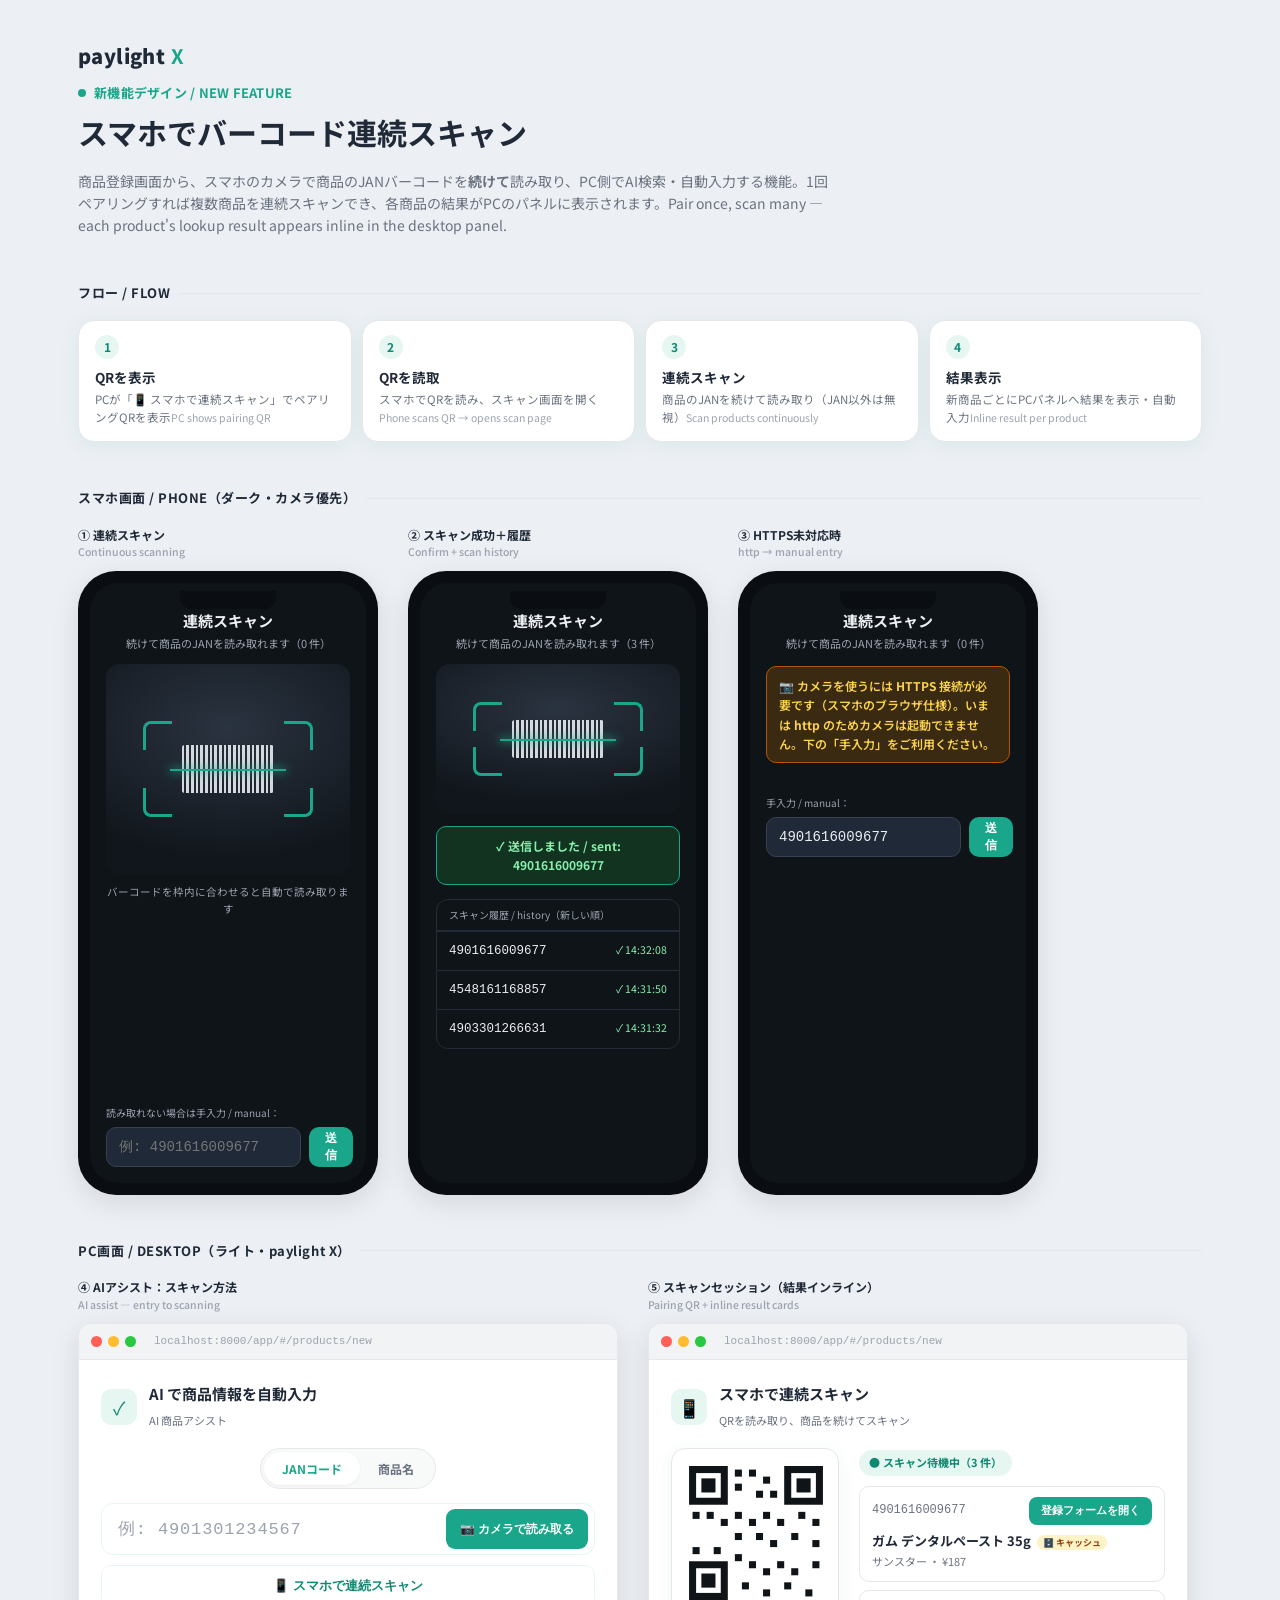
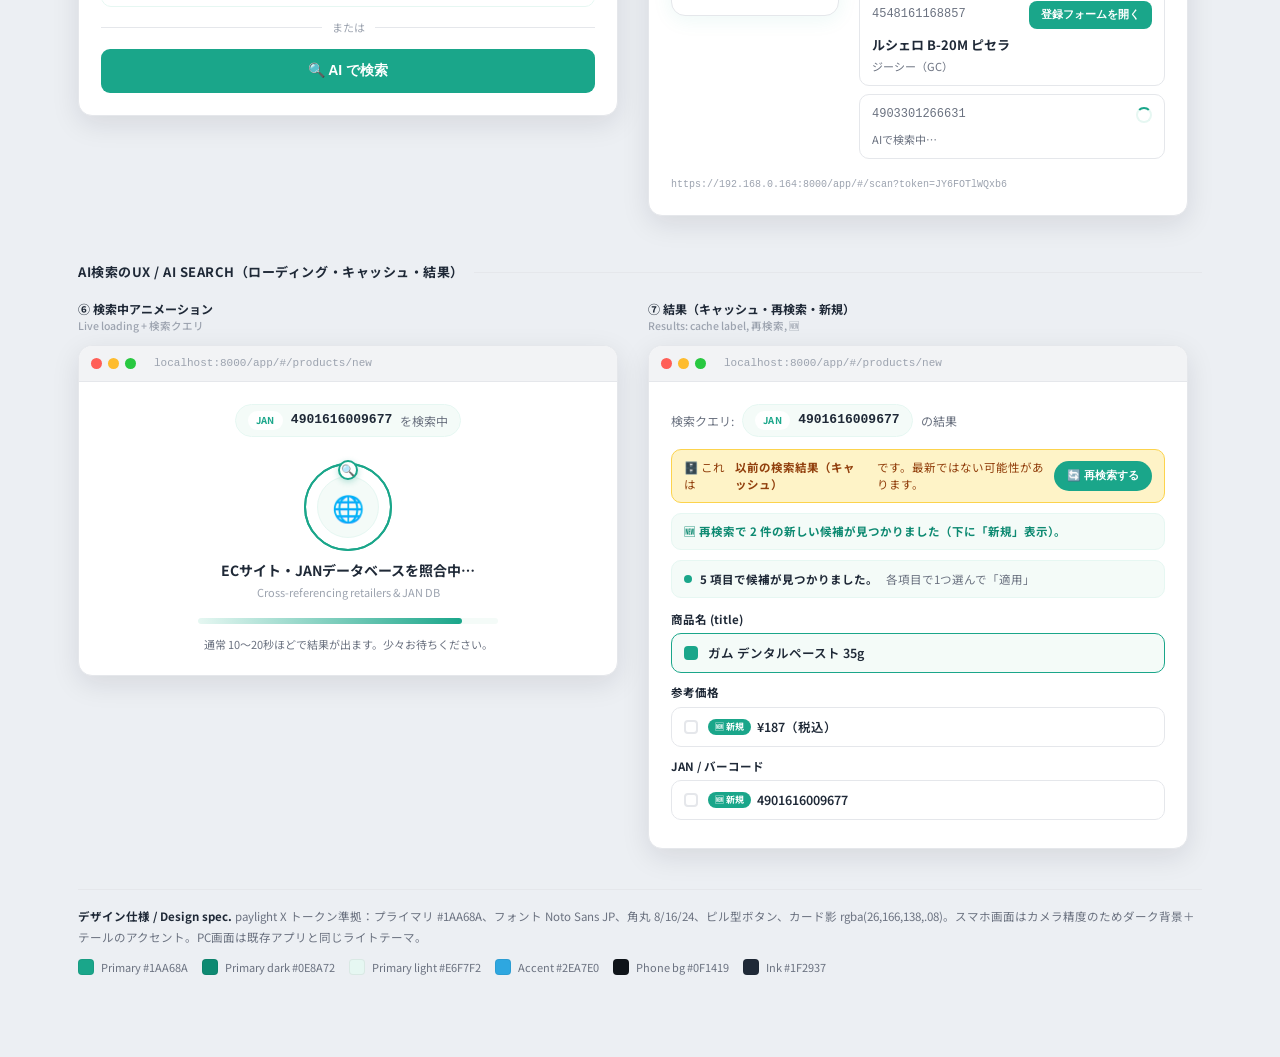
<file: design/barcode_scan_features_mockup.html>
<!doctype html>
<html lang="ja">
<head>
<meta charset="utf-8">
<meta name="viewport" content="width=device-width,initial-scale=1">
<title>SCO Product Management PoC — バーコードスキャン新機能デザイン</title>
<link rel="preconnect" href="https://fonts.googleapis.com">
<link rel="preconnect" href="https://fonts.gstatic.com" crossorigin>
<link rel="stylesheet" href="https://fonts.googleapis.com/css2?family=Noto+Sans+JP:wght@400;500;600;700;900&display=swap">
<style>
  /* paylight X design tokens (from mockup/colors_and_type.css) */
  :root{
    --color-primary:#1AA68A; --color-primary-dark:#0E8A72;
    --color-primary-light:#E6F7F2; --color-primary-50:#F4FBF8;
    --color-accent-blue:#2EA7E0;
    --color-text:#1F2937; --color-text-muted:#6B7280; --color-text-subtle:#9CA3AF;
    --color-bg:#FFFFFF; --color-surface:#F8FAF9; --color-border:#E5E7EB;
    --color-warn:#D97706; --color-warn-bg:#FEF3C7;
    --font-sans:"Noto Sans JP","Hiragino Kaku Gothic ProN","Yu Gothic",sans-serif;
    --radius-sm:8px; --radius-md:16px; --radius-lg:24px; --radius-pill:9999px;
    --shadow-card:0 4px 20px rgba(26,166,138,.08);
    --shadow-cta:0 6px 16px rgba(26,166,138,.25);
    --shadow-float:0 8px 28px rgba(17,24,39,.10);
    /* phone dark surface */
    --dark-bg:#0F1419; --dark-card:#161C24; --dark-line:#232B36; --dark-text:#ECEEF1; --dark-muted:#9CA3AF;
  }
  *{box-sizing:border-box}
  body{margin:0;font-family:var(--font-sans);color:var(--color-text);background:#ECEFF3;-webkit-font-smoothing:antialiased;line-height:1.6}
  .wrap{max-width:1180px;margin:0 auto;padding:40px 28px 80px}
  .pagehead{display:flex;align-items:center;gap:14px;margin-bottom:6px}
  .logo{font-weight:900;font-size:20px;letter-spacing:.02em;color:var(--color-text)}
  .logo b{color:var(--color-primary)}
  .label-dot{display:inline-flex;align-items:center;gap:8px;font-size:13px;font-weight:700;color:var(--color-primary);letter-spacing:.02em}
  .label-dot::before{content:"";width:8px;height:8px;border-radius:50%;background:var(--color-primary)}
  h1{font-size:30px;font-weight:700;margin:4px 0 2px}
  .lead{color:var(--color-text-muted);font-size:14px;max-width:760px}
  .sectitle{font-size:13px;font-weight:700;color:var(--color-text);letter-spacing:.04em;margin:46px 0 16px;display:flex;align-items:center;gap:10px}
  .sectitle::after{content:"";flex:1;height:1px;background:var(--color-border)}

  /* flow strip */
  .flow{display:flex;gap:10px;flex-wrap:wrap;align-items:stretch}
  .step{flex:1;min-width:150px;background:var(--color-bg);border:1px solid var(--color-border);border-radius:var(--radius-md);padding:14px 16px;box-shadow:var(--shadow-card);position:relative}
  .step .n{width:24px;height:24px;border-radius:50%;background:var(--color-primary-light);color:var(--color-primary-dark);font-weight:700;font-size:12px;display:flex;align-items:center;justify-content:center;margin-bottom:8px}
  .step h4{margin:0 0 3px;font-size:13.5px}
  .step p{margin:0;font-size:11.5px;color:var(--color-text-muted);line-height:1.55}
  .step .en{color:var(--color-text-subtle);font-size:10.5px}

  .board{display:flex;gap:30px;flex-wrap:wrap;align-items:flex-start}
  .frame{display:flex;flex-direction:column;gap:10px}
  .cap{font-size:12px;font-weight:700;color:var(--color-text)}
  .cap span{display:block;font-weight:500;color:var(--color-text-subtle);font-size:10.5px}

  /* phone device */
  .phone{width:300px;background:#0a0d11;border-radius:38px;padding:12px;box-shadow:var(--shadow-float)}
  .phone .screen{background:var(--dark-bg);border-radius:28px;overflow:hidden;height:600px;display:flex;flex-direction:column;color:var(--dark-text);position:relative}
  .notch{position:absolute;top:8px;left:50%;transform:translateX(-50%);width:96px;height:18px;background:#0a0d11;border-radius:0 0 12px 12px;z-index:5}
  .ph-pad{padding:26px 16px 16px;display:flex;flex-direction:column;height:100%}
  .ph-title{font-size:15px;font-weight:700;text-align:center}
  .ph-sub{font-size:11px;color:var(--dark-muted);text-align:center;margin-top:2px}

  /* camera viewport */
  .camera{margin-top:12px;border-radius:14px;height:210px;background:
      radial-gradient(120% 90% at 50% 30%, #2a3340 0%, #11161c 70%);
      position:relative;overflow:hidden;display:flex;align-items:center;justify-content:center}
  .reticle{width:70%;height:96px;border-radius:10px;position:relative}
  .reticle::before,.reticle::after,.c2::before,.c2::after{content:"";position:absolute;width:26px;height:26px;border:3px solid var(--color-primary)}
  .reticle::before{left:0;top:0;border-right:0;border-bottom:0;border-radius:8px 0 0 0}
  .reticle::after{right:0;top:0;border-left:0;border-bottom:0;border-radius:0 8px 0 0}
  .c2::before{left:0;bottom:0;border-right:0;border-top:0;border-radius:0 0 0 8px}
  .c2::after{right:0;bottom:0;border-left:0;border-top:0;border-radius:0 0 8px 0}
  .scanline{position:absolute;left:16%;right:16%;height:2px;background:var(--color-primary);box-shadow:0 0 10px 1px rgba(26,166,138,.8);top:50%}
  .barcode{position:absolute;left:50%;top:50%;transform:translate(-50%,-50%);width:54%;height:48px;background:
     repeating-linear-gradient(90deg,#e9edf1 0 2px,transparent 2px 4px,#e9edf1 4px 7px,transparent 7px 9px,#e9edf1 9px 12px,transparent 12px 14px);
     border-radius:3px;opacity:.9}
  .hint{font-size:10.5px;color:var(--dark-muted);text-align:center;margin-top:10px}

  .toast{margin-top:12px;border-radius:10px;padding:9px 12px;font-size:12px;font-weight:700;text-align:center;background:#11331f;border:1px solid var(--color-primary);color:#86efac}
  .toast.warn{background:#3a2a12;border-color:#b45309;color:#FCD34D;font-weight:600;text-align:left;line-height:1.6}

  .hist{margin-top:14px;border:1px solid var(--dark-line);border-radius:12px;overflow:hidden}
  .hist .hh{font-size:10px;color:var(--dark-muted);padding:7px 12px;border-bottom:1px solid var(--dark-line)}
  .hrow{display:flex;justify-content:space-between;align-items:center;padding:9px 12px;font-size:12.5px;border-top:1px solid var(--dark-line)}
  .hrow:first-of-type{border-top:0}
  .hrow .jan{font-family:ui-monospace,SFMono-Regular,monospace}
  .hrow .t{font-size:10.5px;color:#86efac}
  .manual{margin-top:auto;padding-top:14px}
  .manual .ml{font-size:10px;color:var(--dark-muted);margin-bottom:6px}
  .mfield{display:flex;gap:8px}
  .mfield input{flex:1;height:40px;border-radius:10px;border:1px solid #374151;background:#1F2937;color:var(--dark-text);padding:0 12px;font-size:14px;font-family:ui-monospace,monospace}
  .mbtn{height:40px;padding:0 16px;border:0;border-radius:10px;background:var(--color-primary);color:#fff;font-weight:700;font-size:12px}

  /* desktop browser card */
  .desktop{width:540px;background:var(--color-bg);border-radius:14px;box-shadow:var(--shadow-float);overflow:hidden;border:1px solid var(--color-border)}
  .winbar{height:36px;background:#F2F3F5;display:flex;align-items:center;gap:6px;padding:0 12px;border-bottom:1px solid var(--color-border)}
  .winbar i{width:11px;height:11px;border-radius:50%;display:inline-block}
  .winbar .url{margin-left:12px;font-size:11px;color:var(--color-text-subtle);font-family:ui-monospace,monospace}
  .dt-body{padding:22px}

  /* AI assist modal-ish */
  .modal-head{display:flex;align-items:center;gap:12px;margin-bottom:16px}
  .mh-ico{width:36px;height:36px;border-radius:10px;background:var(--color-primary-light);display:flex;align-items:center;justify-content:center;color:var(--color-primary-dark);font-size:18px}
  .mh-t b{display:block;font-size:15px}
  .mh-t span{font-size:11px;color:var(--color-text-muted)}
  .seg{display:inline-flex;background:var(--color-surface);border:1px solid var(--color-border);border-radius:var(--radius-pill);padding:3px;margin:0 auto 14px;}
  .seg b{font-size:12px;font-weight:700;padding:7px 18px;border-radius:var(--radius-pill);color:var(--color-text-muted)}
  .seg b.on{background:#fff;color:var(--color-primary);box-shadow:0 1px 3px rgba(0,0,0,.06)}
  .jan-input{display:flex;align-items:center;height:52px;border:1.5px solid var(--color-primary-light);border-radius:12px;padding:0 6px 0 16px;gap:8px}
  .jan-input .ph{flex:1;color:var(--color-text-subtle);font-size:17px;font-family:ui-monospace,monospace;letter-spacing:.05em}
  .pill-btn{height:40px;padding:0 14px;border:0;border-radius:9px;background:var(--color-primary);color:#fff;font-weight:700;font-size:12px;display:inline-flex;align-items:center;gap:6px}
  .ghost-btn{width:100%;height:42px;border:1.5px solid var(--color-primary-light);background:transparent;color:var(--color-primary-dark);border-radius:10px;font-weight:700;font-size:13px;margin-top:10px;display:flex;align-items:center;justify-content:center;gap:8px}
  .or{display:flex;align-items:center;gap:10px;color:var(--color-text-subtle);font-size:11px;margin:12px 0}
  .or::before,.or::after{content:"";flex:1;height:1px;background:var(--color-border)}

  /* pairing */
  .pair{display:flex;gap:20px}
  .qr{width:168px;height:168px;border-radius:14px;background:#fff;border:1px solid var(--color-border);padding:10px;flex-shrink:0;box-shadow:var(--shadow-card)}
  .pair-side{flex:1}
  .badge{display:inline-flex;align-items:center;gap:6px;font-size:11px;font-weight:700;color:var(--color-primary-dark);background:var(--color-primary-light);padding:4px 10px;border-radius:var(--radius-pill)}
  .recv{margin-top:12px;border:1px solid var(--color-border);border-radius:12px;overflow:hidden}
  .recv .rh{font-size:11px;font-weight:700;color:var(--color-text-muted);padding:9px 12px;background:var(--color-surface);border-bottom:1px solid var(--color-border)}
  .rrow{display:flex;justify-content:space-between;align-items:center;padding:10px 12px;font-size:13px;border-top:1px solid var(--color-border)}
  .rrow:first-of-type{border-top:0}
  .rrow .jan{font-family:ui-monospace,monospace;color:var(--color-text)}
  .ok{font-size:11px;font-weight:700;color:var(--color-primary-dark)}
  .openbtn{height:28px;padding:0 12px;border:0;border-radius:8px;background:var(--color-primary);color:#fff;font-weight:700;font-size:11px}
  .note{margin-top:10px;background:var(--color-warn-bg);color:#92400e;border-radius:8px;padding:8px 10px;font-size:10.5px;line-height:1.6}
  .urlnote{margin-top:10px;font-size:10px;color:var(--color-text-subtle);font-family:ui-monospace,monospace;word-break:break-all}

  .legend{margin-top:40px;font-size:11.5px;color:var(--color-text-muted);line-height:1.8;border-top:1px solid var(--color-border);padding-top:16px}
  .legend b{color:var(--color-text)}
  .swatches{display:flex;gap:14px;flex-wrap:wrap;margin-top:10px}
  .sw{display:flex;align-items:center;gap:7px;font-size:11px;color:var(--color-text-muted)}
  .sw i{width:16px;height:16px;border-radius:4px;display:inline-block;border:1px solid rgba(0,0,0,.06)}

  /* AI search loading + results + inline scan cards (current UI) */
  @keyframes mOrbit{to{transform:rotate(360deg)}}
  @keyframes mRing{0%{transform:scale(.7);opacity:.5}100%{transform:scale(1.7);opacity:0}}
  @keyframes mBob{0%,100%{transform:translateY(0)}50%{transform:translateY(-5px)}}
  @keyframes mBar{0%{width:8%}100%{width:88%}}
  @keyframes mSpin{to{transform:rotate(360deg)}}
  .qchip{display:inline-flex;align-items:center;gap:8px;background:var(--color-primary-50);border:1px solid var(--color-primary-light);border-radius:9999px;padding:5px 12px;font-size:13px;color:var(--color-text)}
  .qchip .tag{font-size:9.5px;font-weight:700;color:var(--color-primary);background:#fff;border-radius:9999px;padding:2px 8px;letter-spacing:.04em}
  .qchip .val{font-weight:700;font-family:ui-monospace,SFMono-Regular,monospace}
  .ai-scan{position:relative;width:88px;height:88px;margin:6px auto 2px}
  .ai-scan .ring{position:absolute;inset:0;border-radius:50%;border:2px solid var(--color-primary);animation:mRing 1.8s ease-out infinite}
  .ai-scan .ring2{animation-delay:.9s}
  .ai-scan .core{position:absolute;inset:13px;border-radius:50%;background:var(--color-primary-50);border:1.5px solid var(--color-primary-light);display:flex;align-items:center;justify-content:center;font-size:26px}
  .ai-scan .core span{animation:mBob 1.1s ease-in-out infinite;display:inline-block}
  .ai-scan .orbit{position:absolute;inset:0;animation:mOrbit 2.6s linear infinite}
  .ai-scan .orbit b{position:absolute;top:-3px;left:50%;margin-left:-10px;width:20px;height:20px;border-radius:50%;background:#fff;border:2px solid var(--color-primary);display:flex;align-items:center;justify-content:center;font-size:11px;box-shadow:0 2px 6px rgba(26,166,138,.3)}
  .bar{height:6px;background:var(--color-primary-50);border-radius:9999px;max-width:300px;margin:16px auto 0;overflow:hidden}
  .bar i{display:block;height:100%;border-radius:9999px;background:linear-gradient(90deg,var(--color-primary-light),var(--color-primary));animation:mBar 12s cubic-bezier(.2,.7,.2,1) forwards}
  .cachebar{display:flex;align-items:center;gap:10px;background:var(--color-warn-bg);border:1px solid #FCD34D;border-radius:10px;padding:9px 12px;font-size:11.5px;color:#92400e;margin-bottom:10px;line-height:1.5}
  .cachebar button{margin-left:auto;height:30px;padding:0 13px;border:0;border-radius:9999px;background:var(--color-primary);color:#fff;font-weight:700;font-size:11px;white-space:nowrap;cursor:pointer}
  .newnote{background:var(--color-primary-50);border:1px solid var(--color-primary-light);border-radius:10px;padding:8px 12px;font-size:11.5px;color:var(--color-primary-dark);font-weight:700;margin-bottom:10px}
  .foundbar{display:flex;align-items:center;gap:8px;background:var(--color-primary-50);border:1px solid var(--color-primary-light);border-radius:10px;padding:9px 12px;font-size:11.5px;margin-bottom:12px}
  .foundbar .dot{width:8px;height:8px;border-radius:50%;background:var(--color-primary)}
  .flabel{font-size:11.5px;font-weight:700;margin:10px 0 5px}
  .opt{display:flex;align-items:center;gap:10px;border:1px solid var(--color-border);border-radius:10px;padding:9px 12px;margin-bottom:6px}
  .opt .box{width:14px;height:14px;border-radius:4px;border:2px solid var(--color-border);flex-shrink:0}
  .opt.on{border-color:var(--color-primary);background:var(--color-primary-50)}
  .opt.on .box{background:var(--color-primary);border-color:var(--color-primary)}
  .opt .ov{font-size:12.5px;font-weight:600;display:flex;align-items:center;gap:6px}
  .newbadge{font-size:9px;font-weight:700;color:#fff;background:var(--color-primary);padding:1px 7px;border-radius:9999px}
  .rescard{border:1px solid var(--color-border);border-radius:10px;padding:10px 12px;margin-bottom:8px;text-align:left}
  .rescard .top{display:flex;justify-content:space-between;align-items:center;gap:8px}
  .rescard .jan{font-family:ui-monospace,SFMono-Regular,monospace;font-size:12px;color:var(--color-text-muted)}
  .rescard .ttl{font-size:13px;font-weight:700;margin-top:6px}
  .rescard .sub{font-size:11px;color:var(--color-text-muted);margin-top:2px}
  .rescard .openbtn{height:28px;padding:0 12px;border:0;border-radius:8px;background:var(--color-primary);color:#fff;font-weight:700;font-size:11px;white-space:nowrap}
  .spin{width:16px;height:16px;border-radius:50%;border:2px solid var(--color-primary-light);border-top:2px solid var(--color-primary);animation:mSpin .9s linear infinite}
  .cachetag{font-size:9px;font-weight:700;color:#92400e;background:var(--color-warn-bg);padding:1px 6px;border-radius:9999px;margin-left:6px}
</style>
</head>
<body>
<div class="wrap">

  <div class="pagehead">
    <div class="logo">paylight <b>X</b></div>
  </div>
  <div class="label-dot">新機能デザイン / NEW FEATURE</div>
  <h1>スマホでバーコード連続スキャン</h1>
  <p class="lead">商品登録画面から、スマホのカメラで商品のJANバーコードを<b>続けて</b>読み取り、PC側でAI検索・自動入力する機能。1回ペアリングすれば複数商品を連続スキャンでき、各商品の結果がPCのパネルに表示されます。Pair once, scan many — each product's lookup result appears inline in the desktop panel.</p>

  <!-- FLOW -->
  <div class="sectitle">フロー / FLOW</div>
  <div class="flow">
    <div class="step"><div class="n">1</div><h4>QRを表示</h4><p>PCが「📱 スマホで連続スキャン」でペアリングQRを表示<span class="en">PC shows pairing QR</span></p></div>
    <div class="step"><div class="n">2</div><h4>QRを読取</h4><p>スマホでQRを読み、スキャン画面を開く<span class="en">Phone scans QR → opens scan page</span></p></div>
    <div class="step"><div class="n">3</div><h4>連続スキャン</h4><p>商品のJANを続けて読み取り（JAN以外は無視）<span class="en">Scan products continuously</span></p></div>
    <div class="step"><div class="n">4</div><h4>結果表示</h4><p>新商品ごとにPCパネルへ結果を表示・自動入力<span class="en">Inline result per product</span></p></div>
  </div>

  <!-- PHONE SCREENS -->
  <div class="sectitle">スマホ画面 / PHONE（ダーク・カメラ優先）</div>
  <div class="board">

    <!-- Phone A: continuous scanning -->
    <div class="frame">
      <div class="cap">① 連続スキャン<span>Continuous scanning</span></div>
      <div class="phone"><div class="screen"><div class="notch"></div>
        <div class="ph-pad">
          <div class="ph-title">連続スキャン</div>
          <div class="ph-sub">続けて商品のJANを読み取れます（0 件）</div>
          <div class="camera">
            <div class="reticle"><div class="c2"></div><div class="barcode"></div><div class="scanline"></div></div>
          </div>
          <div class="hint">バーコードを枠内に合わせると自動で読み取ります</div>
          <div class="manual">
            <div class="ml">読み取れない場合は手入力 / manual：</div>
            <div class="mfield"><input value="" placeholder="例: 4901616009677"><button class="mbtn">送信</button></div>
          </div>
        </div>
      </div></div>
    </div>

    <!-- Phone B: success + history -->
    <div class="frame">
      <div class="cap">② スキャン成功＋履歴<span>Confirm + scan history</span></div>
      <div class="phone"><div class="screen"><div class="notch"></div>
        <div class="ph-pad">
          <div class="ph-title">連続スキャン</div>
          <div class="ph-sub">続けて商品のJANを読み取れます（3 件）</div>
          <div class="camera" style="height:150px">
            <div class="reticle" style="height:74px"><div class="c2"></div><div class="barcode" style="height:38px"></div><div class="scanline"></div></div>
          </div>
          <div class="toast">✓ 送信しました / sent: 4901616009677</div>
          <div class="hist">
            <div class="hh">スキャン履歴 / history（新しい順）</div>
            <div class="hrow"><span class="jan">4901616009677</span><span class="t">✓ 14:32:08</span></div>
            <div class="hrow"><span class="jan">4548161168857</span><span class="t">✓ 14:31:50</span></div>
            <div class="hrow"><span class="jan">4903301266631</span><span class="t">✓ 14:31:32</span></div>
          </div>
        </div>
      </div></div>
    </div>

    <!-- Phone C: HTTPS required / manual -->
    <div class="frame">
      <div class="cap">③ HTTPS未対応時<span>http → manual entry</span></div>
      <div class="phone"><div class="screen"><div class="notch"></div>
        <div class="ph-pad">
          <div class="ph-title">連続スキャン</div>
          <div class="ph-sub">続けて商品のJANを読み取れます（0 件）</div>
          <div class="toast warn" style="margin-top:14px">📷 カメラを使うには <b>HTTPS</b> 接続が必要です（スマホのブラウザ仕様）。いまは <b>http</b> のためカメラは起動できません。下の「手入力」をご利用ください。</div>
          <div class="manual" style="margin-top:18px">
            <div class="ml">手入力 / manual：</div>
            <div class="mfield"><input value="4901616009677" placeholder="例: 4901616009677"><button class="mbtn">送信</button></div>
          </div>
        </div>
      </div></div>
    </div>

  </div>

  <!-- DESKTOP SCREENS -->
  <div class="sectitle">PC画面 / DESKTOP（ライト・paylight X）</div>
  <div class="board">

    <!-- Desktop A: AI assist with scan options -->
    <div class="frame">
      <div class="cap">④ AIアシスト：スキャン方法<span>AI assist — entry to scanning</span></div>
      <div class="desktop">
        <div class="winbar"><i style="background:#ff5f57"></i><i style="background:#febc2e"></i><i style="background:#28c840"></i><span class="url">localhost:8000/app/#/products/new</span></div>
        <div class="dt-body">
          <div class="modal-head">
            <div class="mh-ico">✓</div>
            <div class="mh-t"><b>AI で商品情報を自動入力</b><span>AI 商品アシスト</span></div>
          </div>
          <div style="text-align:center"><div class="seg"><b class="on">JANコード</b><b>商品名</b></div></div>
          <div class="jan-input"><span class="ph">例: 4901301234567</span><button class="pill-btn">📷 カメラで読み取る</button></div>
          <button class="ghost-btn">📱 スマホで連続スキャン</button>
          <div class="or">または</div>
          <button class="pill-btn" style="width:100%;height:44px;justify-content:center;font-size:14px">🔍 AI で検索</button>
        </div>
      </div>
    </div>

    <!-- Desktop B: pairing + received list -->
    <div class="frame">
      <div class="cap">⑤ スキャンセッション（結果インライン）<span>Pairing QR + inline result cards</span></div>
      <div class="desktop">
        <div class="winbar"><i style="background:#ff5f57"></i><i style="background:#febc2e"></i><i style="background:#28c840"></i><span class="url">localhost:8000/app/#/products/new</span></div>
        <div class="dt-body">
          <div class="modal-head">
            <div class="mh-ico">📱</div>
            <div class="mh-t"><b>スマホで連続スキャン</b><span>QRを読み取り、商品を続けてスキャン</span></div>
          </div>
          <div class="pair">
            <div class="qr">
              <svg viewBox="0 0 168 168" width="148" height="148" xmlns="http://www.w3.org/2000/svg" aria-label="pairing QR (mock)">
                <rect width="168" height="168" fill="#fff"/>
                <g fill="#0F1419">
                  <!-- finder patterns -->
                  <path d="M8 8h44v44H8z"/><rect x="16" y="16" width="28" height="28" fill="#fff"/><rect x="22" y="22" width="16" height="16" fill="#0F1419"/>
                  <path d="M116 8h44v44h-44z"/><rect x="124" y="16" width="28" height="28" fill="#fff"/><rect x="130" y="22" width="16" height="16" fill="#0F1419"/>
                  <path d="M8 116h44v44H8z"/><rect x="16" y="124" width="28" height="28" fill="#fff"/><rect x="22" y="130" width="16" height="16" fill="#0F1419"/>
                  <!-- scattered modules -->
                  <g>
                    <rect x="60" y="12" width="8" height="8"/><rect x="76" y="12" width="8" height="8"/><rect x="92" y="20" width="8" height="8"/>
                    <rect x="60" y="28" width="8" height="8"/><rect x="84" y="36" width="8" height="8"/><rect x="100" y="36" width="8" height="8"/>
                    <rect x="12" y="60" width="8" height="8"/><rect x="28" y="60" width="8" height="8"/><rect x="44" y="68" width="8" height="8"/>
                    <rect x="60" y="60" width="8" height="8"/><rect x="76" y="68" width="8" height="8"/><rect x="92" y="60" width="8" height="8"/><rect x="108" y="68" width="8" height="8"/><rect x="132" y="60" width="8" height="8"/><rect x="148" y="68" width="8" height="8"/>
                    <rect x="60" y="84" width="8" height="8"/><rect x="84" y="84" width="8" height="8"/><rect x="100" y="92" width="8" height="8"/><rect x="124" y="84" width="8" height="8"/><rect x="148" y="92" width="8" height="8"/>
                    <rect x="12" y="100" width="8" height="8"/><rect x="36" y="100" width="8" height="8"/>
                    <rect x="60" y="108" width="8" height="8"/><rect x="76" y="116" width="8" height="8"/><rect x="92" y="124" width="8" height="8"/><rect x="108" y="116" width="8" height="8"/><rect x="124" y="124" width="8" height="8"/><rect x="148" y="116" width="8" height="8"/>
                    <rect x="68" y="140" width="8" height="8"/><rect x="92" y="148" width="8" height="8"/><rect x="116" y="140" width="8" height="8"/><rect x="140" y="148" width="8" height="8"/>
                  </g>
                </g>
              </svg>
            </div>
            <div class="pair-side">
              <span class="badge">● スキャン待機中（3 件）</span>
              <!-- inline per-product result cards (no pop-up tabs) -->
              <div style="margin-top:10px">
                <div class="rescard">
                  <div class="top"><span class="jan">4901616009677</span><button class="openbtn">登録フォームを開く</button></div>
                  <div class="ttl">ガム デンタルペースト 35g<span class="cachetag">🗄️ キャッシュ</span></div>
                  <div class="sub">サンスター ・ ¥187</div>
                </div>
                <div class="rescard">
                  <div class="top"><span class="jan">4548161168857</span><button class="openbtn">登録フォームを開く</button></div>
                  <div class="ttl">ルシェロ B-20M ピセラ</div>
                  <div class="sub">ジーシー（GC）</div>
                </div>
                <div class="rescard">
                  <div class="top"><span class="jan">4903301266631</span><span class="spin"></span></div>
                  <div class="sub" style="margin-top:6px">AIで検索中…</div>
                </div>
              </div>
            </div>
          </div>
          <div class="urlnote">https://192.168.0.164:8000/app/#/scan?token=JY6FOTlWQxb6</div>
        </div>
      </div>
    </div>

  </div>

  <!-- AI SEARCH UX -->
  <div class="sectitle">AI検索のUX / AI SEARCH（ローディング・キャッシュ・結果）</div>
  <div class="board">

    <!-- F: loading animation + query chip -->
    <div class="frame">
      <div class="cap">⑥ 検索中アニメーション<span>Live loading + 検索クエリ</span></div>
      <div class="desktop">
        <div class="winbar"><i style="background:#ff5f57"></i><i style="background:#febc2e"></i><i style="background:#28c840"></i><span class="url">localhost:8000/app/#/products/new</span></div>
        <div class="dt-body" style="text-align:center">
          <div class="qchip" style="margin-bottom:20px"><span class="tag">JAN</span><span class="val">4901616009677</span><span style="color:var(--color-text-muted);font-size:12px">を検索中</span></div>
          <div class="ai-scan">
            <div class="ring"></div><div class="ring ring2"></div>
            <div class="core"><span>🌐</span></div>
            <div class="orbit"><b>🔍</b></div>
          </div>
          <div style="font-size:14px;font-weight:700;margin-top:8px">ECサイト・JANデータベースを照合中…</div>
          <div style="font-size:11px;color:var(--color-text-subtle);margin-top:3px">Cross-referencing retailers &amp; JAN DB</div>
          <div class="bar"><i></i></div>
          <div style="font-size:11px;color:var(--color-text-muted);margin-top:12px">通常 10〜20秒ほどで結果が出ます。少々お待ちください。</div>
        </div>
      </div>
    </div>

    <!-- G: results with cache label + re-search + new badges -->
    <div class="frame">
      <div class="cap">⑦ 結果（キャッシュ・再検索・新規）<span>Results: cache label, 再検索, 🆕</span></div>
      <div class="desktop">
        <div class="winbar"><i style="background:#ff5f57"></i><i style="background:#febc2e"></i><i style="background:#28c840"></i><span class="url">localhost:8000/app/#/products/new</span></div>
        <div class="dt-body">
          <div style="display:flex;align-items:center;gap:8px;font-size:12px;color:var(--color-text-muted);margin-bottom:12px;flex-wrap:wrap">
            検索クエリ: <span class="qchip"><span class="tag">JAN</span><span class="val">4901616009677</span></span> の結果
          </div>
          <div class="cachebar">🗄️ これは<b>以前の検索結果（キャッシュ）</b>です。最新ではない可能性があります。<button>🔄 再検索する</button></div>
          <div class="newnote">🆕 再検索で <b>2</b> 件の新しい候補が見つかりました（下に「新規」表示）。</div>
          <div class="foundbar"><span class="dot"></span><b>5 項目で候補が見つかりました。</b><span style="color:var(--color-text-muted)">各項目で1つ選んで「適用」</span></div>
          <div class="flabel">商品名 (title)</div>
          <div class="opt on"><span class="box"></span><span class="ov">ガム デンタルペースト 35g</span></div>
          <div class="flabel">参考価格</div>
          <div class="opt"><span class="box"></span><span class="ov"><span class="newbadge">🆕 新規</span>¥187（税込）</span></div>
          <div class="flabel">JAN / バーコード</div>
          <div class="opt"><span class="box"></span><span class="ov"><span class="newbadge">🆕 新規</span>4901616009677</span></div>
        </div>
      </div>
    </div>

  </div>

  <!-- legend -->
  <div class="legend">
    <b>デザイン仕様 / Design spec.</b> paylight X トークン準拠：プライマリ #1AA68A、フォント Noto Sans JP、角丸 8/16/24、ピル型ボタン、カード影 rgba(26,166,138,.08)。スマホ画面はカメラ精度のためダーク背景＋テールのアクセント。PC画面は既存アプリと同じライトテーマ。
    <div class="swatches">
      <span class="sw"><i style="background:#1AA68A"></i>Primary #1AA68A</span>
      <span class="sw"><i style="background:#0E8A72"></i>Primary dark #0E8A72</span>
      <span class="sw"><i style="background:#E6F7F2"></i>Primary light #E6F7F2</span>
      <span class="sw"><i style="background:#2EA7E0"></i>Accent #2EA7E0</span>
      <span class="sw"><i style="background:#0F1419"></i>Phone bg #0F1419</span>
      <span class="sw"><i style="background:#1F2937"></i>Ink #1F2937</span>
    </div>
  </div>

</div>
</body>
</html>
</file>
